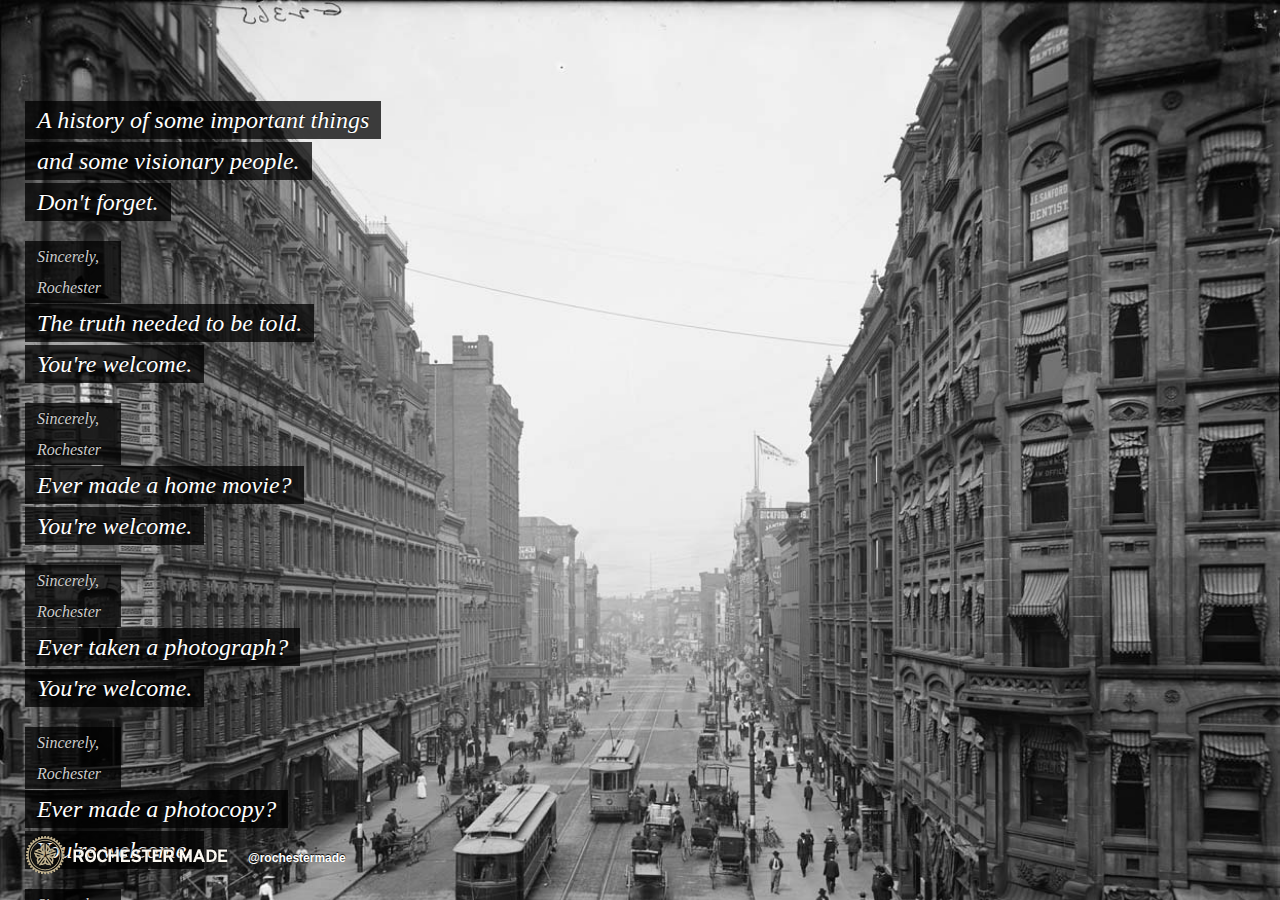
<file: index.html>
<!DOCTYPE html>
<html lang="en">
<head>

    <meta charset="UTF-8" />
    <title>
        Rochester Made
    </title>

    <link href="media/css/style.css" rel="stylesheet" />
    <script type="text/javascript" src="media/js/jquery.js"></script>
    <script type="text/javascript" src="media/js/script.js"></script>

    <!--[if IE]>
        <style type="text/css">
            .group {
                display: block;
                zoom: 1;
            }
        </style>
    <![endif]-->

    <!--[if lt IE 9]>
        <script src="https://html5shiv.googlecode.com/svn/trunk/html5.js"></script>
    <![endif]-->

</head>
<body>
    <div id="rochester" class="container">
        <div id="text">
            <div class="rochester current">
                <span class="title">A history of some important things</span><br/><span class="title">and some visionary people.</span><br/><span class="title">Don't forget.</span><br/><br/>
                <span class="subtitle">Sincerely,</span><br/><span class="subtitle">Rochester</span>
            </div>
            <div class="northstar">
                <span class="title">The truth needed to be told.</span><br /><span class="title">You're welcome.</span><br/><br/>
                <span class="subtitle">Sincerely,</span><br/><span class="subtitle">Rochester</span>
            </div>
            <div class="homemovies">
                <span class="title">Ever made a home movie?</span><br/><span class="title">You're welcome.</span><br/><br/>
                <span class="subtitle">Sincerely,</span><br/><span class="subtitle">Rochester</span>
            </div>
            <div class="photography">
                <span class="title">Ever taken a photograph?</span><br/><span class="title">You're welcome.</span><br/><br/>
                <span class="subtitle">Sincerely,</span><br/><span class="subtitle">Rochester</span>
            </div>  
            <div class="copiers">
                <span class="title">Ever made a photocopy?</span><br/><span class="title">You're welcome.</span><br/><br/>
                <span class="subtitle">Sincerely,</span><br/><span class="subtitle">Rochester</span>
            </div>
            <div class="pc">
                <span class="title">Ever used a personal computer?</span><br/><span class="title">You're welcome.</span><br/><br/>
                <span class="subtitle">Sincerely,</span><br/><span class="subtitle">Rochester</span>
            </div>
            <div class="mouse">
                <span class="title">Ever clicked a mouse or</span><br/><span class="title">moved a file into a folder?</span><br/><span class="title">You're welcome.</span><br/><br/>
                <span class="subtitle">Sincerely,</span><br/><span class="subtitle">Rochester</span>
            </div>
            <div class="rayban">
                <span class="title">Like your aviators?</span><br/><span class="title">You're welcome.</span><br/><br/>
                <span class="subtitle">Sincerely,</span><br/><span class="subtitle">Rochester</span>
            </div>
            <div class="contacts">
                <span class="title">Ever worn a contact lens?</span><br/><span class="title">You're welcome.</span><br/><br/>
                <span class="subtitle">Sincerely,</span><br/><span class="subtitle">Rochester</span>
            </div>
            <div class="jolt">
                <span class="title">Ever had to pull an all-nighter?</span><br/><span class="title">You're welcome.</span><br/><br/>
                <span class="subtitle">Sincerely,</span><br/><span class="subtitle">Rochester</span>
            </div>
            <div class="jello">
                <span class="title">Ever had a jiggler?</span><br/><span class="title">You're welcome.</span><br/><br/>
                <span class="subtitle">Sincerely,</span><br/><span class="subtitle">Rochester</span>
            </div>
            <div class="votingmachine">
                <span class="title">Ever pulled that lever?</span><br/><span class="title">You're welcome.</span><br/><br/>
                <span class="subtitle">Sincerely,</span><br/><span class="subtitle">Rochester</span>
            </div>
            <div class="womensrights">
                <span class="title">You know how women can vote?</span><br/><span class="title">You're welcome.</span><br/><br/>
                <span class="subtitle">Sincerely,</span><br/><span class="subtitle">Rochester</span>
            </div>
        </div>
    </div>

    <div class="footer">
        <span class="logo">
            <a id="logo" href="#">
                <img src="media/images/logo-rm.png">
            </a>
            <div class="awesome">
                <span class="arrow"></span>
                <header>
                    <h1>Are you Rochester Made?</h1>
                    <h2>Display the badge on your site:</h2>
                    <a href="#" class="close"></a>
                </header>
                <section class="embed">
                    <div class="choose group">
                        <a href="#" class="dark-on-light">Dark on Light</a>
                        <a href="#" class="light-on-dark">Light on Dark</a>
                    </div>
                    <textarea class="dark-on-light"><a href="http://rochestermade.com" title="Rochester Made"><img src="http://rochestermade.com/media/images/rochester-made-dark-on-light.png" alt="Rochester Made" title="Rochester Made" /></a></textarea>
                    <textarea class="light-on-dark"><a href="http://rochestermade.com" title="Rochester Made"><img src="http://rochestermade.com/media/images/rochester-made-light-on-dark.png" alt="Rochester Made" title="Rochester Made" /></a></textarea>
                </section>
                <footer>
                    Or download as: <a href="media/images/rochester-made-logo.png">.PNG</a> <a href="media/images/rochester-made-logo.eps">.EPS</a>
                </footer>
            </div>
        </span>
        <span class="twitter">
            <a href="http://twitter.com/rochestermade">@rochestermade</a>
        </span>
    </div>

    <div class="preload">
        <img src="media/images/contacts.jpg" alt="" />
        <img src="media/images/copiers.jpg" alt="" />
        <img src="media/images/homemovies.jpg" alt="" />
        <img src="media/images/jolt.jpg" alt="" />
        <img src="media/images/jello.jpg" alt="" />
        <img src="media/images/mouse.jpg" alt="" />
        <img src="media/images/pc.jpg" alt="" />
        <img src="media/images/photography.jpg" alt="" />
        <img src="media/images/rayban.jpg" alt="" />
        <img src="media/images/rochester.jpg" alt="" />
        <img src="media/images/votingmachine.jpg" alt="" />
        <img src="media/images/womensrights.jpg" alt="" />
    </div>

    <script type="text/javascript">
        var _gauges = _gauges || [];
        (function() {
            var t   = document.createElement('script');
            t.type  = 'text/javascript';
            t.async = true;
            t.id    = 'gauges-tracker';
            t.setAttribute('data-site-id', '4eeb69df613f5d41e4000002');
            t.src = '//secure.gaug.es/track.js';
            var s = document.getElementsByTagName('script')[0];
            s.parentNode.insertBefore(t, s);
        })();
    </script>

</body>
</html>
</file>
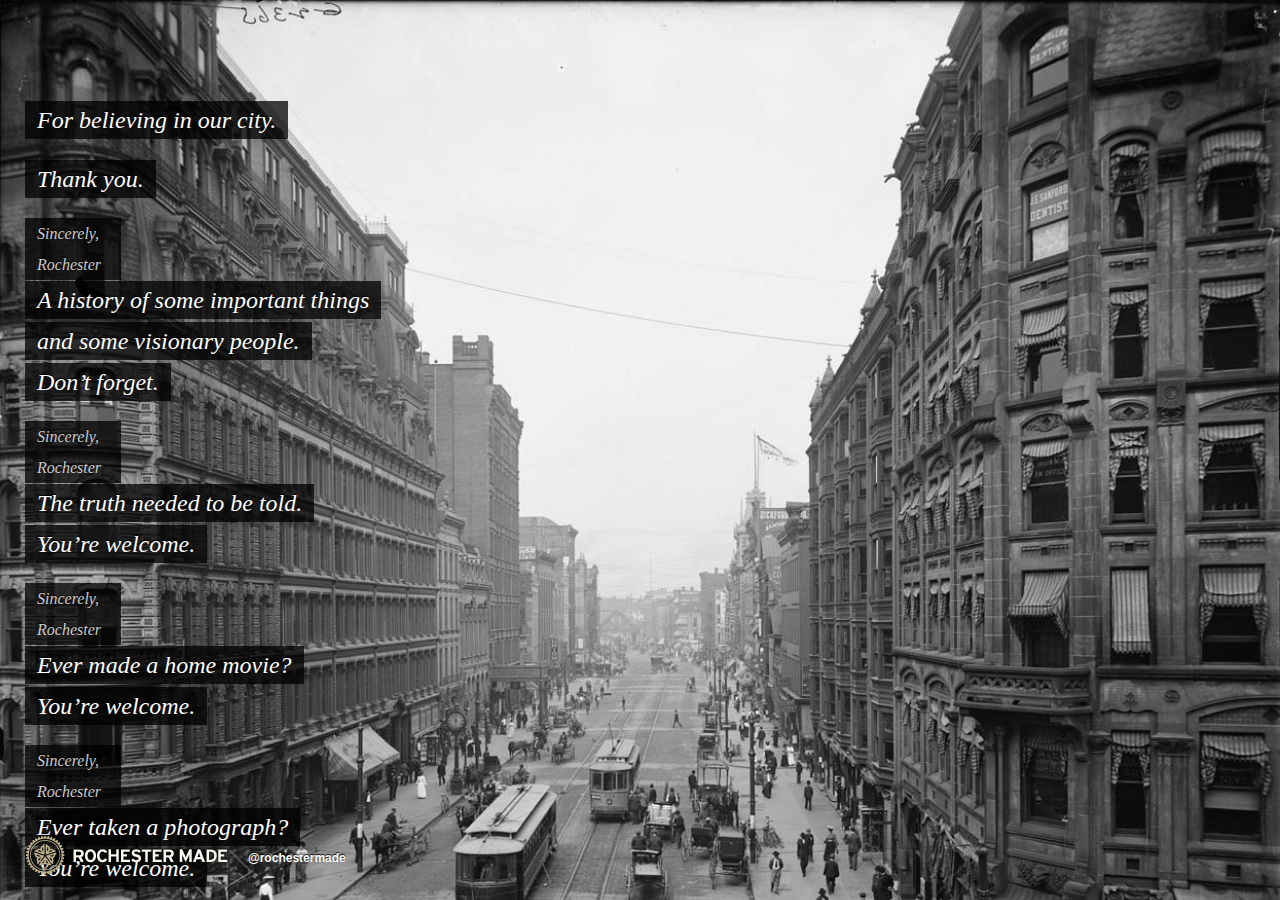
<file: index-main.html>
<!DOCTYPE html>
<html lang="en">
<head>

    <meta charset="UTF-8" />
    <title>
        Rochester Made
    </title>

    <link href="media/css/style.css" rel="stylesheet" />
    <script type="text/javascript" src="media/js/jquery.js"></script>
    <script type="text/javascript" src="media/js/script.js"></script>

    <!--[if IE]>
        <style type="text/css">
            .group {
                display: block;
                zoom: 1;
            }
        </style>
    <![endif]-->

    <!--[if lt IE 9]>
        <script src="https://html5shiv.googlecode.com/svn/trunk/html5.js"></script>
    <![endif]-->

</head>
<body>
    <div id="rochester" class="container">
        <div id="text">
            <div class="glazers">
                <span class="title">For believing in our city.</span><br/><!-- <span class="title">and some visionary people.</span> --><br/><span class="title">Thank you.</span><br/><br/>
                <span class="subtitle">Sincerely,</span><br/><span class="subtitle">Rochester</span>
            </div>
            <div class="rochester current">
                <span class="title">A history of some important things</span><br/><span class="title">and some visionary people.</span><br/><span class="title">Don’t forget.</span><br/><br/>
                <span class="subtitle">Sincerely,</span><br/><span class="subtitle">Rochester</span>
            </div>
            <div class="northstar">
                <span class="title">The truth needed to be told.</span><br /><span class="title">You’re welcome.</span><br/><br/>
                <span class="subtitle">Sincerely,</span><br/><span class="subtitle">Rochester</span>
            </div>
            <div class="homemovies">
                <span class="title">Ever made a home movie?</span><br/><span class="title">You’re welcome.</span><br/><br/>
                <span class="subtitle">Sincerely,</span><br/><span class="subtitle">Rochester</span>
            </div>
            <div class="photography">
                <span class="title">Ever taken a photograph?</span><br/><span class="title">You’re welcome.</span><br/><br/>
                <span class="subtitle">Sincerely,</span><br/><span class="subtitle">Rochester</span>
            </div>  
            <div class="copiers">
                <span class="title">Ever made a photocopy?</span><br/><span class="title">You’re welcome.</span><br/><br/>
                <span class="subtitle">Sincerely,</span><br/><span class="subtitle">Rochester</span>
            </div>
            <div class="pc">
                <span class="title">Ever used a personal computer?</span><br/><span class="title">You’re welcome.</span><br/><br/>
                <span class="subtitle">Sincerely,</span><br/><span class="subtitle">Rochester</span>
            </div>
            <div class="mouse">
                <span class="title">Ever clicked a mouse or</span><br/><span class="title">moved a file into a folder?</span><br/><span class="title">You’re welcome.</span><br/><br/>
                <span class="subtitle">Sincerely,</span><br/><span class="subtitle">Rochester</span>
            </div>
            <div class="rayban">
                <span class="title">Like your aviators?</span><br/><span class="title">You’re welcome.</span><br/><br/>
                <span class="subtitle">Sincerely,</span><br/><span class="subtitle">Rochester</span>
            </div>
            <div class="contacts">
                <span class="title">Ever worn a contact lens?</span><br/><span class="title">You’re welcome.</span><br/><br/>
                <span class="subtitle">Sincerely,</span><br/><span class="subtitle">Rochester</span>
            </div>
            <div class="jolt">
                <span class="title">Ever had to pull an all-nighter?</span><br/><span class="title">You’re welcome.</span><br/><br/>
                <span class="subtitle">Sincerely,</span><br/><span class="subtitle">Rochester</span>
            </div>
            <div class="jello">
                <span class="title">Ever had a jiggler?</span><br/><span class="title">You’re welcome.</span><br/><br/>
                <span class="subtitle">Sincerely,</span><br/><span class="subtitle">Rochester</span>
            </div>
            <div class="votingmachine">
                <span class="title">Ever pulled that lever?</span><br/><span class="title">You’re welcome.</span><br/><br/>
                <span class="subtitle">Sincerely,</span><br/><span class="subtitle">Rochester</span>
            </div>
            <div class="womensrights">
                <span class="title">You know how women can vote?</span><br/><span class="title">You’re welcome.</span><br/><br/>
                <span class="subtitle">Sincerely,</span><br/><span class="subtitle">Rochester</span>
            </div>
        </div>
    </div>

    <div class="footer">
        <span class="logo">
            <a id="logo" href="#">
                <img src="media/images/logo-rm.png">
            </a>
            <div class="awesome">
                <span class="arrow"></span>
                <header>
                    <h1>Are you Rochester Made?</h1>
                    <h2>Display the badge on your site:</h2>
                    <a href="#" class="close"></a>
                </header>
                <section class="embed">
                    <div class="choose group">
                        <a href="#" class="dark-on-light">Dark on Light</a>
                        <a href="#" class="light-on-dark">Light on Dark</a>
                    </div>
                    <textarea class="dark-on-light"><a href="http://rochestermade.com" title="Rochester Made"><img src="http://rochestermade.com/media/images/rochester-made-dark-on-light.png" alt="Rochester Made" title="Rochester Made" /></a></textarea>
                    <textarea class="light-on-dark"><a href="http://rochestermade.com" title="Rochester Made"><img src="http://rochestermade.com/media/images/rochester-made-light-on-dark.png" alt="Rochester Made" title="Rochester Made" /></a></textarea>
                </section>
                <footer>
                    Or download as: <a href="media/images/rochester-made-logo.png">.PNG</a> <a href="media/images/rochester-made-logo.eps">.EPS</a>
                </footer>
            </div>
        </span>
        <span class="twitter">
            <a href="http://twitter.com/rochestermade">@rochestermade</a>
        </span>
    </div>

    <div class="preload">
        <img src="media/images/contacts.jpg" alt="" />
        <img src="media/images/copiers.jpg" alt="" />
        <img src="media/images/homemovies.jpg" alt="" />
        <img src="media/images/jolt.jpg" alt="" />
        <img src="media/images/jello.jpg" alt="" />
        <img src="media/images/mouse.jpg" alt="" />
        <img src="media/images/pc.jpg" alt="" />
        <img src="media/images/photography.jpg" alt="" />
        <img src="media/images/rayban.jpg" alt="" />
        <img src="media/images/rochester.jpg" alt="" />
        <img src="media/images/votingmachine.jpg" alt="" />
        <img src="media/images/womensrights.jpg" alt="" />
    </div>

    <script type="text/javascript">
        var _gauges = _gauges || [];
        (function() {
            var t   = document.createElement('script');
            t.type  = 'text/javascript';
            t.async = true;
            t.id    = 'gauges-tracker';
            t.setAttribute('data-site-id', '51e56efb613f5d12cd0000c2');
            t.src = '//secure.gaug.es/track.js';
            var s = document.getElementsByTagName('script')[0];
            s.parentNode.insertBefore(t, s);
        })();
    </script>

</body>
</html>
</file>
<file: media/css/style.css>
.group:after{content:".";display:block;height:0;clear:both;visibility:hidden}div#text{left:25px;position:absolute;top:100px}div#text span.title{background-color:rgba(0,0,0,.75);color:#FFF;font:italic 24px/41px Georgia,serif;padding:6px 12px;text-shadow:0 -1px 1px #000}div#text span.subtitle{background-color:rgba(0,0,0,.75);color:#CCC;display:inline-block;font:italic 16px/31px Georgia,serif;margin:0;padding:0 12px;text-shadow:0 -1px 1px #000;width:72px}body{background:#000;height:100%;margin:0;position:fixed;width:100%;-webkit-font-smoothing:antialiased}body div.container{background:#000 50% 0 no-repeat;background-size:cover;height:100%;position:fixed;width:100%;-moz-background-size:cover}body div.container#glazers{background-image:url(../images/glazers2.jpg)}body div.container#glazers div.contacts{display:block}body div.container#contacts{background-image:url(../images/contacts.jpg)}body div.container#contacts div.contacts{display:block}body div.container#northstar{background-image:url(../images/northstar.jpg)}body div.container#northstar div.northstar{display:block}body div.container#copiers{background-image:url(../images/copiers.jpg)}body div.container#copiers div.copiers{display:block}body div.container#homemovies{background-image:url(../images/homemovies.jpg)}body div.container#homemovies div.homemovies{display:block}body div.container#jolt{background-image:url(../images/jolt.jpg)}body div.container#jolt div.jolt{display:block}body div.container#jello{background-image:url(../images/jello.jpg)}body div.container#jello div.jello{display:block}body div.container#mouse{background-image:url(../images/mouse.jpg)}body div.container#mouse div.mouse{display:block}body div.container#pc{background-image:url(../images/pc.jpg)}body div.container#pc div.pc{display:block}body div.container#photography{background-image:url(../images/photography.jpg)}body div.container#photography div.photography{display:block}body div.container#rayban{background-image:url(../images/rayban.jpg)}body div.container#rayban div.rayban{display:block}body div.container#rochester{background-image:url(../images/rochester.jpg)}body div.container#rochester div.rochester{display:block}body div.container#votingmachine{background-image:url(../images/votingmachine.jpg)}body div.container#votingmachine div.votingmachine{display:block}body div.container#womensrights{background-image:url(../images/womensrights.jpg)}body div.container#womensrights div.womensrights{display:block}body div.preload{display:none}.footer{position:absolute;bottom:25px;left:25px}.footer span.logo{display:inline-block;margin-right:15px;position:relative}.footer span.logo img{vertical-align:middle}.footer span.logo a#logo{display:inline-block}.footer span.logo div.awesome{background:rgba(245,245,245,.95);border:1px solid #E3E3E3;border-bottom:0;display:none;height:215px;left:-18px;position:absolute;top:-230px;width:276px;-webkit-border-radius:5px;-moz-border-radius:5px;border-radius:5px}.footer span.logo div.awesome span.arrow{border-top:12px solid rgba(245,245,245,.95);border-left:12px solid transparent;border-right:12px solid transparent;display:block;left:126px;height:0;position:absolute;top:215px;width:0}.footer span.logo div.awesome header{text-align:center;position:relative}.footer span.logo div.awesome header h1{color:#666;font:700 14px Helvetica;margin:10px 0 3px;text-shadow:0 1px 1px #FFF}.footer span.logo div.awesome header h2{color:#999;font:700 12px Helvetica;margin:0;text-shadow:0 1px 1px #FFF}.footer span.logo div.awesome header a.close{background:transparent url(../images/close.png) top left no-repeat;display:block;height:12px;position:absolute;right:7px;top:-5px;width:12px}.footer span.logo div.awesome section.embed{padding:10px 10px 9px}.footer span.logo div.awesome section.embed div.choose a{display:block;float:left;font:700 11px Helvetica;padding:3px 0;text-align:center;text-decoration:none;width:128px}.footer span.logo div.awesome section.embed div.choose a.dark-on-light{background:#fff;color:#686868;-webkit-border-radius:5px 0 0;-moz-border-radius:5px 0 0;border-radius:5px 0 0}.footer span.logo div.awesome section.embed div.choose a.light-on-dark{background:#777;color:#FFF;-webkit-border-radius:0 5px 0 0;-moz-border-radius:0 5px 0 0;border-radius:0 5px 0 0}.footer span.logo div.awesome section.embed textarea{background:#fff;border-radius:0 0 5px 5px;border:0;height:80px;font:10px/13px Menlo,Monaco,Consolas,'Courier New',Courier,monospace;margin:0;padding:10px;width:236px;-webkit-border-radius:0 0 5px 5px;-moz-border-radius:0 0 5px 5px}.footer span.logo div.awesome section.embed textarea.dark-on-light{background:#fff;color:#686868}.footer span.logo div.awesome section.embed textarea.light-on-dark{background:#777;color:#FFF;display:none}.footer span.logo div.awesome footer{color:#999;font:700 12px Helvetica;text-align:center;text-shadow:0 1px 1px #FFF}.footer span.logo div.awesome footer a{color:#666;padding:0 3px}.footer .twitter{font:700 12px Helvetica,serif;text-shadow:0 -1px 1px #000;position:relative;top:4px}.footer .twitter a{color:#FFF;text-decoration:none}.footer .twitter a:hover{color:#C0B18E;text-decoration:none}
</file>
